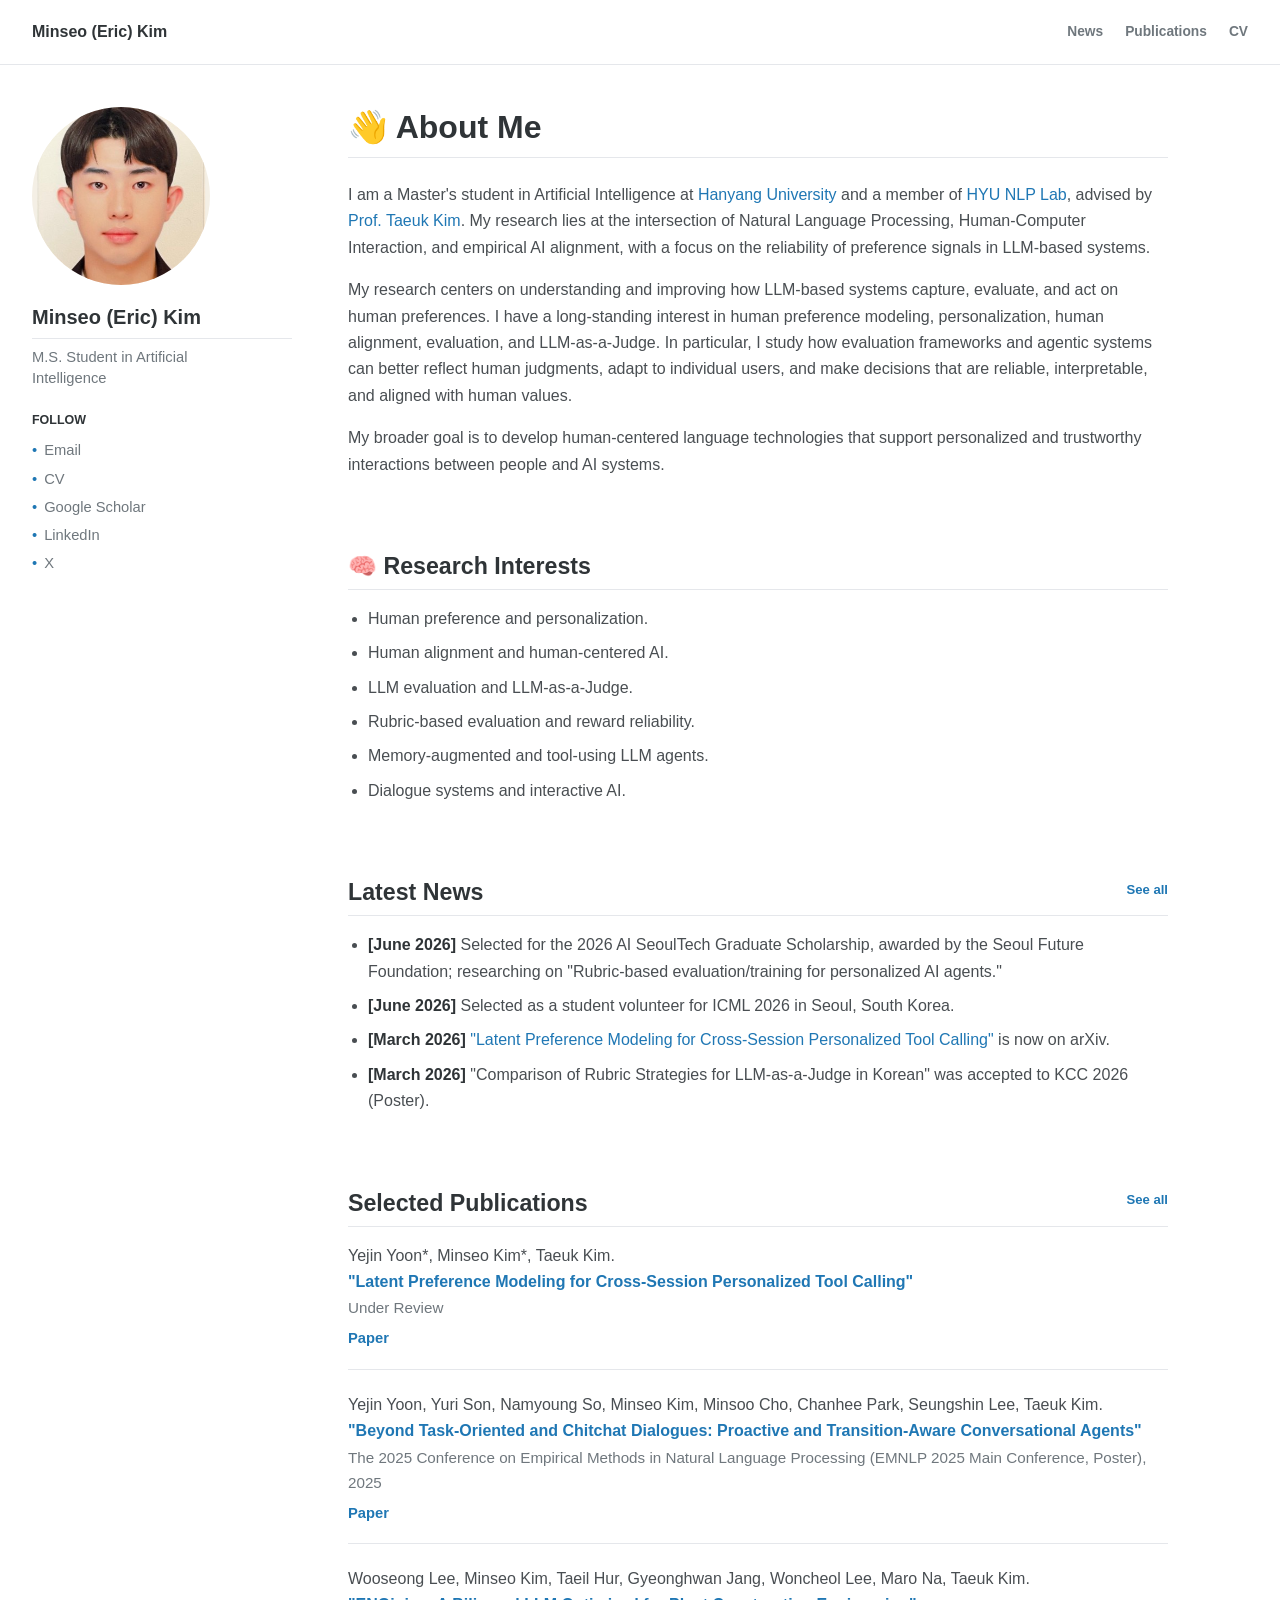
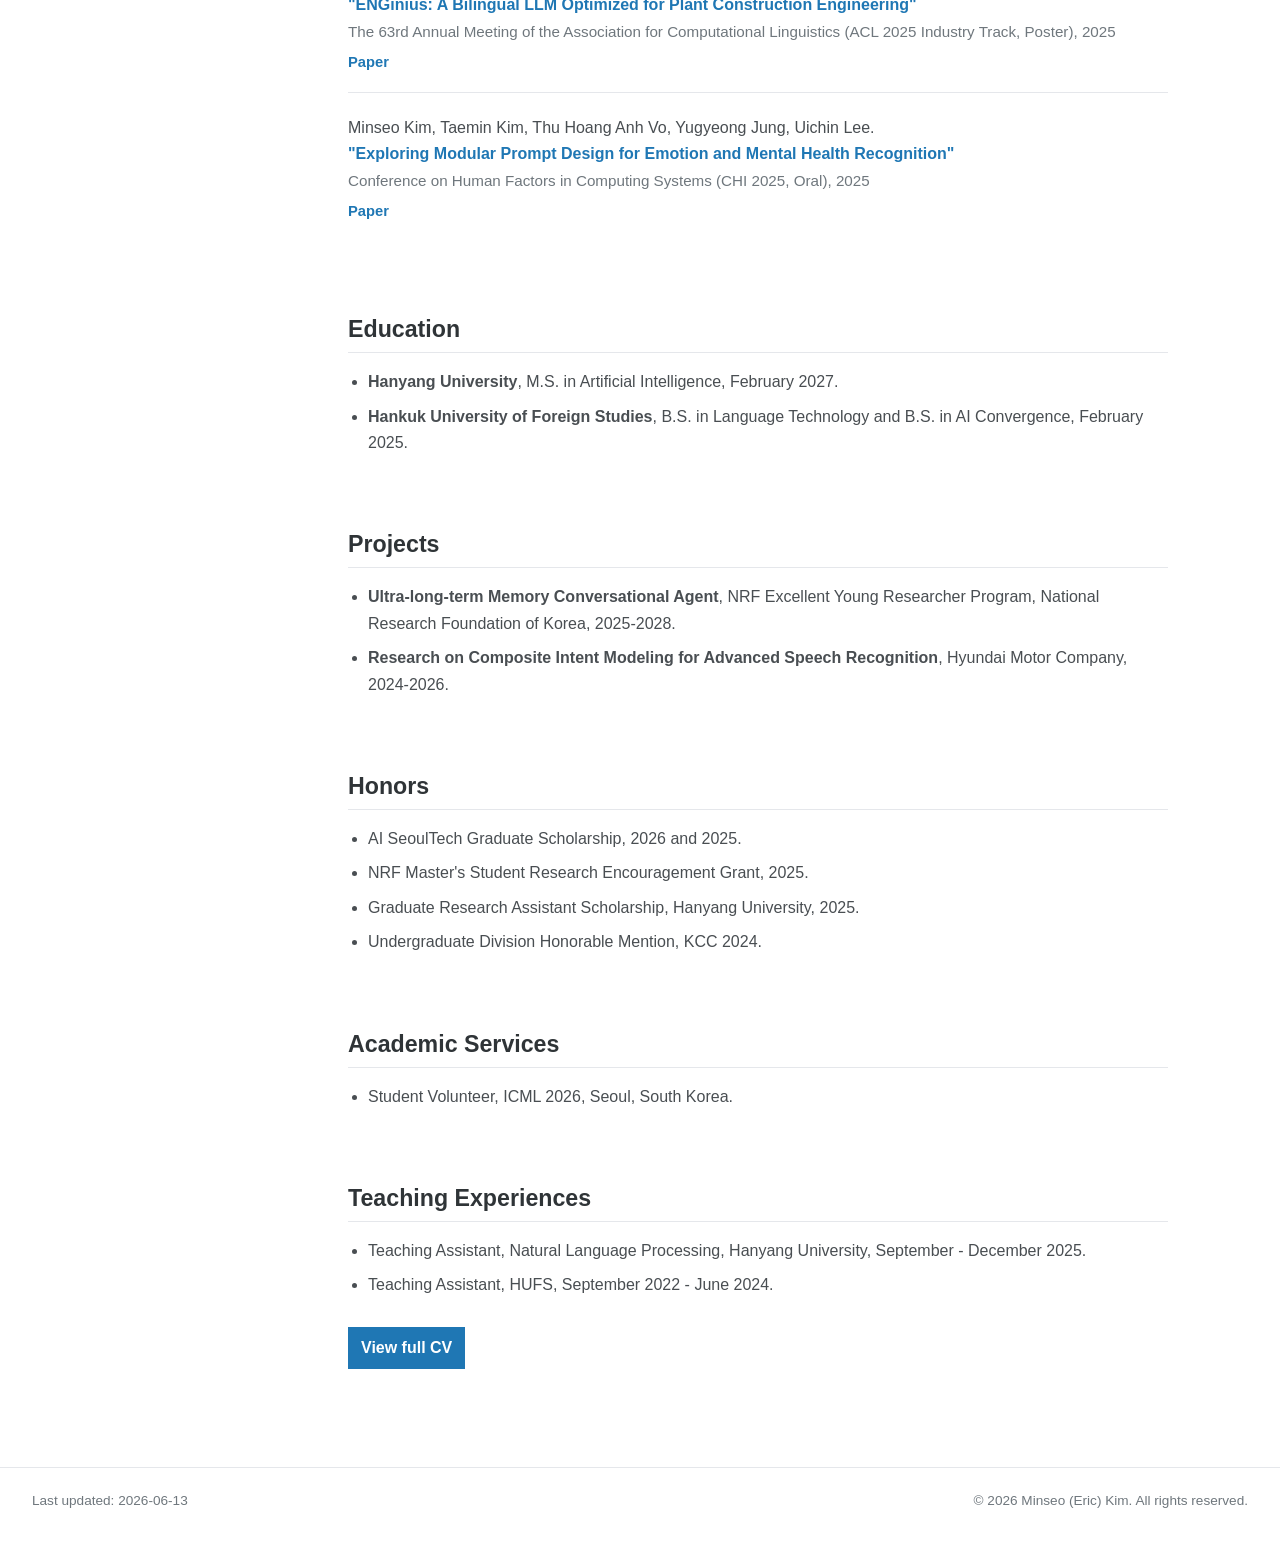
<file: index.html>
<!doctype html>
<html lang="en">
  <head>
    <meta charset="utf-8">
    <meta name="viewport" content="width=device-width, initial-scale=1">
    <meta name="description" content="Minseo (Eric) Kim, Master's student researching NLP, HCI, and empirical AI alignment.">
    <title>Minseo (Eric) Kim</title>
    <link rel="icon" href="assets/favicon.svg" type="image/svg+xml">
    <link rel="stylesheet" href="assets/styles.css?v=academic-blue-pages-20260613">
    <script src="assets/site.js" defer></script>
  </head>
  <body>
    <a class="skip-link" href="#main">Skip to content</a>

    <header class="site-header">
      <div class="header-inner">
        <a class="brand" href="#top" aria-label="Minseo Eric Kim home">Minseo (Eric) Kim</a>
        <nav class="site-nav" aria-label="Primary navigation">
          <a href="news.html">News</a>
          <a href="publications.html">Publications</a>
          <a href="https://drive.google.com/open?id=1gFWzfHN4OFVe0zYKHBv3wis-K48punGLrZ7Q6xbkFGQ" target="_blank" rel="noreferrer">CV</a>
        </nav>
      </div>
    </header>

    <div id="top" class="page-shell">
      <aside class="profile-panel" aria-label="Profile">
        <span class="profile-photo-frame">
          <img class="profile-photo" src="assets/profile.jpg" alt="Portrait of Minseo Eric Kim">
        </span>
        <h2 class="profile-name">Minseo (Eric) Kim</h2>
        <p class="role">M.S. Student in Artificial Intelligence</p>

        <p class="follow-label">Follow</p>
        <div class="profile-links" aria-label="Profile links">
          <a href="mailto:er1123090@hanyang.ac.kr">Email</a>
          <a href="https://drive.google.com/open?id=1gFWzfHN4OFVe0zYKHBv3wis-K48punGLrZ7Q6xbkFGQ" target="_blank" rel="noreferrer">CV</a>
          <a href="https://scholar.google.com/citations?user=bZFv4dYAAAAJ&amp;hl=en" target="_blank" rel="noreferrer">Google Scholar</a>
          <a href="https://www.linkedin.com/in/minseo-kim-878526276/" target="_blank" rel="noreferrer">LinkedIn</a>
          <a href="https://x.com/er1123090" target="_blank" rel="noreferrer">X</a>
        </div>
      </aside>

      <main id="main" class="content">
        <section id="about" class="section" aria-labelledby="about-title">
          <h1 id="about-title">👋 About Me</h1>
          <div class="section-body">
            <p>
              I am a Master's student in Artificial Intelligence at
              <a href="https://www.hanyang.ac.kr/web/eng" target="_blank" rel="noreferrer">Hanyang University</a>
              and a member of
              <a href="https://sites.google.com/view/hyu-nlp/" target="_blank" rel="noreferrer">HYU NLP Lab</a>,
              advised by
              <a href="https://scholar.google.com/citations?user=eH5uq7wAAAAJ&amp;hl=ko" target="_blank" rel="noreferrer">Prof. Taeuk Kim</a>.
              My research lies at the intersection of Natural Language Processing,
              Human-Computer Interaction, and empirical AI alignment, with a focus on
              the reliability of preference signals in LLM-based systems.
            </p>
            <p>
              My research centers on understanding and improving how LLM-based systems
              capture, evaluate, and act on human preferences. I have a long-standing
              interest in human preference modeling, personalization, human alignment,
              evaluation, and LLM-as-a-Judge. In particular, I study how evaluation
              frameworks and agentic systems can better reflect human judgments, adapt
              to individual users, and make decisions that are reliable, interpretable,
              and aligned with human values.
            </p>
            <p>
              My broader goal is to develop human-centered language technologies that
              support personalized and trustworthy interactions between people and AI
              systems.
            </p>
          </div>
        </section>

        <section id="research" class="section" aria-labelledby="research-title">
          <h2 id="research-title">🧠 Research Interests</h2>
          <ul class="compact-list">
            <li>Human preference and personalization.</li>
            <li>Human alignment and human-centered AI.</li>
            <li>LLM evaluation and LLM-as-a-Judge.</li>
            <li>Rubric-based evaluation and reward reliability.</li>
            <li>Memory-augmented and tool-using LLM agents.</li>
            <li>Dialogue systems and interactive AI.</li>
          </ul>
        </section>

        <section id="news" class="section" aria-labelledby="news-title">
          <h2 id="news-title">Latest News <a class="heading-link" href="news.html">See all</a></h2>
          <ul class="timeline">
            <li>
              <span class="news-date">[June 2026]</span>
              Selected for the 2026 AI SeoulTech Graduate Scholarship, awarded by the Seoul Future Foundation; researching on "Rubric-based evaluation/training for personalized AI agents."
            </li>
            <li>
              <span class="news-date">[June 2026]</span>
              Selected as a student volunteer for ICML 2026 in Seoul, South Korea.
            </li>
            <li>
              <span class="news-date">[March 2026]</span>
              <a href="https://arxiv.org/pdf/2604.17886v1" target="_blank" rel="noreferrer">"Latent Preference Modeling for Cross-Session Personalized Tool Calling"</a>
              is now on arXiv.
            </li>
            <li>
              <span class="news-date">[March 2026]</span>
              "Comparison of Rubric Strategies for LLM-as-a-Judge in Korean" was accepted to KCC 2026 (Poster).
            </li>
          </ul>
        </section>

        <section id="publications" class="section" aria-labelledby="publications-title">
          <h2 id="publications-title">Selected Publications <a class="heading-link" href="publications.html">See all</a></h2>
          <div class="publication-list">
            <article class="publication">
              <p class="authors">Yejin Yoon*, Minseo Kim*, Taeuk Kim.</p>
              <h3><a href="https://arxiv.org/pdf/2604.17886v1" target="_blank" rel="noreferrer">"Latent Preference Modeling for Cross-Session Personalized Tool Calling"</a></h3>
              <p class="meta">Under Review</p>
              <p class="pub-links"><a href="https://arxiv.org/pdf/2604.17886v1" target="_blank" rel="noreferrer">Paper</a></p>
            </article>

            <article class="publication">
              <p class="authors">Yejin Yoon, Yuri Son, Namyoung So, Minseo Kim, Minsoo Cho, Chanhee Park, Seungshin Lee, Taeuk Kim.</p>
              <h3><a href="https://aclanthology.org/2025.emnlp-main.672/" target="_blank" rel="noreferrer">"Beyond Task-Oriented and Chitchat Dialogues: Proactive and Transition-Aware Conversational Agents"</a></h3>
              <p class="meta">The 2025 Conference on Empirical Methods in Natural Language Processing (EMNLP 2025 Main Conference, Poster), 2025</p>
              <p class="pub-links"><a href="https://aclanthology.org/2025.emnlp-main.672/" target="_blank" rel="noreferrer">Paper</a></p>
            </article>

            <article class="publication">
              <p class="authors">Wooseong Lee, Minseo Kim, Taeil Hur, Gyeonghwan Jang, Woncheol Lee, Maro Na, Taeuk Kim.</p>
              <h3><a href="https://aclanthology.org/2025.acl-industry.95/" target="_blank" rel="noreferrer">"ENGinius: A Bilingual LLM Optimized for Plant Construction Engineering"</a></h3>
              <p class="meta">The 63rd Annual Meeting of the Association for Computational Linguistics (ACL 2025 Industry Track, Poster), 2025</p>
              <p class="pub-links"><a href="https://aclanthology.org/2025.acl-industry.95/" target="_blank" rel="noreferrer">Paper</a></p>
            </article>

            <article class="publication">
              <p class="authors">Minseo Kim, Taemin Kim, Thu Hoang Anh Vo, Yugyeong Jung, Uichin Lee.</p>
              <h3><a href="https://dl.acm.org/doi/full/10.1145/3706598.3713888" target="_blank" rel="noreferrer">"Exploring Modular Prompt Design for Emotion and Mental Health Recognition"</a></h3>
              <p class="meta">Conference on Human Factors in Computing Systems (CHI 2025, Oral), 2025</p>
              <p class="pub-links"><a href="https://dl.acm.org/doi/full/10.1145/3706598.3713888" target="_blank" rel="noreferrer">Paper</a></p>
            </article>
          </div>
        </section>

        <section id="education" class="section" aria-labelledby="education-title">
          <h2 id="education-title">Education</h2>
          <ul class="compact-list">
            <li><strong>Hanyang University</strong>, M.S. in Artificial Intelligence, February 2027.</li>
            <li><strong>Hankuk University of Foreign Studies</strong>, B.S. in Language Technology and B.S. in AI Convergence, February 2025.</li>
          </ul>
        </section>

        <section id="projects" class="section" aria-labelledby="projects-title">
          <h2 id="projects-title">Projects</h2>
          <ul class="compact-list">
            <li><strong>Ultra-long-term Memory Conversational Agent</strong>, NRF Excellent Young Researcher Program, National Research Foundation of Korea, 2025-2028.</li>
            <li><strong>Research on Composite Intent Modeling for Advanced Speech Recognition</strong>, Hyundai Motor Company, 2024-2026.</li>
          </ul>
        </section>

        <section id="honors" class="section" aria-labelledby="honors-title">
          <h2 id="honors-title">Honors</h2>
          <ul class="compact-list">
            <li>AI SeoulTech Graduate Scholarship, 2026 and 2025.</li>
            <li>NRF Master's Student Research Encouragement Grant, 2025.</li>
            <li>Graduate Research Assistant Scholarship, Hanyang University, 2025.</li>
            <li>Undergraduate Division Honorable Mention, KCC 2024.</li>
          </ul>
        </section>

        <section id="academic-services" class="section" aria-labelledby="academic-services-title">
          <h2 id="academic-services-title">Academic Services</h2>
          <ul class="compact-list">
            <li>Student Volunteer, ICML 2026, Seoul, South Korea.</li>
          </ul>
        </section>

        <section id="teaching-experiences" class="section" aria-labelledby="teaching-experiences-title">
          <h2 id="teaching-experiences-title">Teaching Experiences</h2>
          <ul class="compact-list">
            <li>Teaching Assistant, Natural Language Processing, Hanyang University, September - December 2025.</li>
            <li>Teaching Assistant, HUFS, September 2022 - June 2024.</li>
          </ul>
          <a class="button-link" href="https://drive.google.com/open?id=1gFWzfHN4OFVe0zYKHBv3wis-K48punGLrZ7Q6xbkFGQ" target="_blank" rel="noreferrer">View full CV</a>
        </section>
      </main>
    </div>

    <footer class="site-footer">
      <p>Last updated: <time id="last-updated" datetime="2026-06-13">2026-06-13</time></p>
      <p>&copy; <span id="year">2026</span> Minseo (Eric) Kim. All rights reserved.</p>
    </footer>
  </body>
</html>
</file>
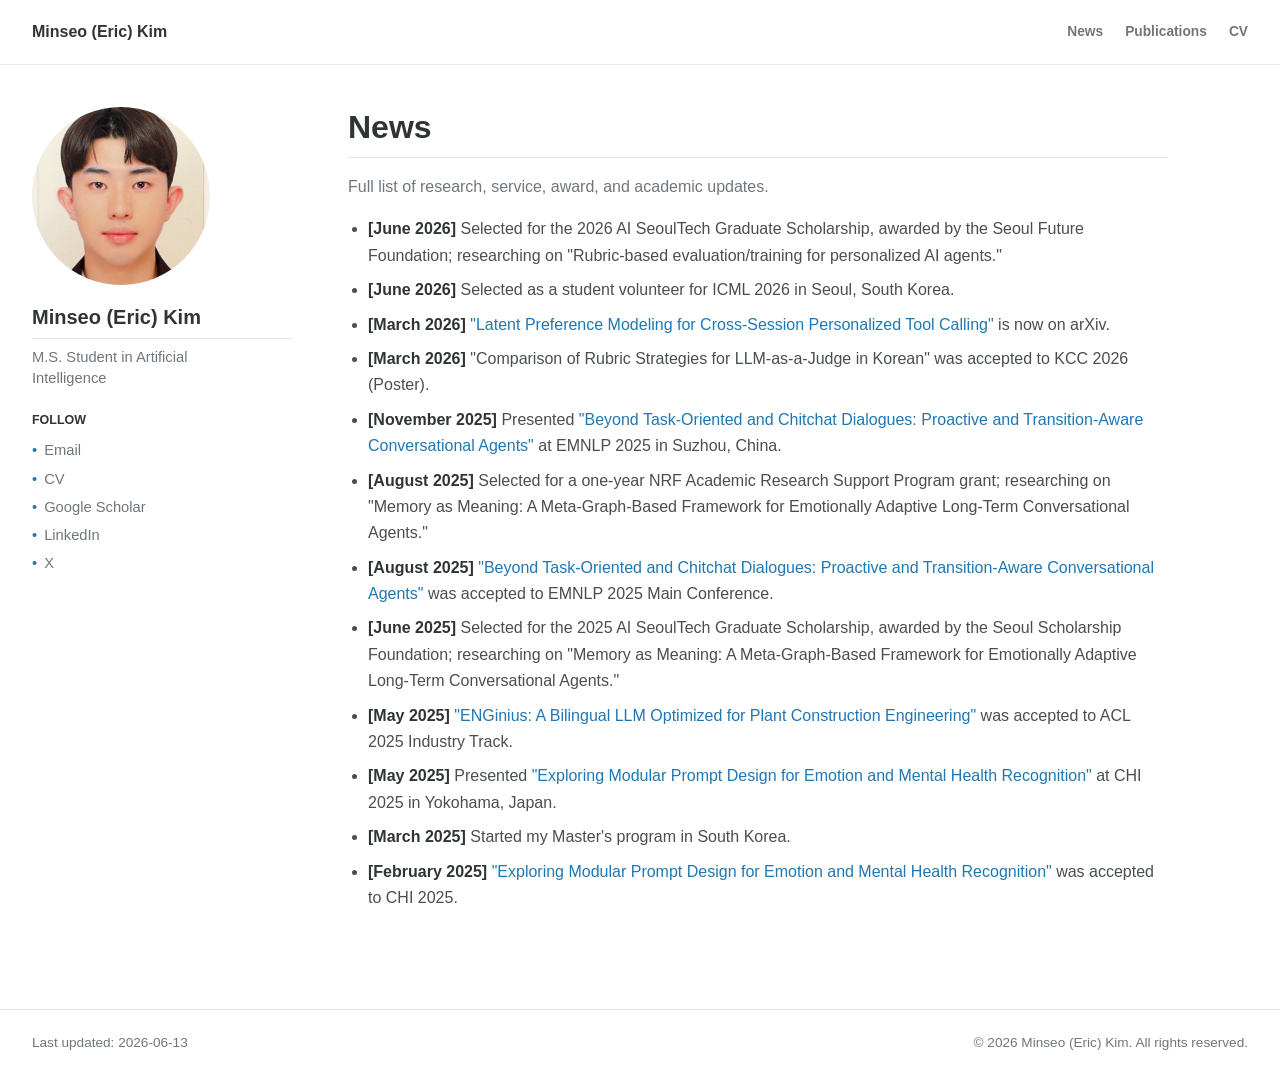
<file: news.html>
<!doctype html>
<html lang="en">
  <head>
    <meta charset="utf-8">
    <meta name="viewport" content="width=device-width, initial-scale=1">
    <meta name="description" content="News and updates from Minseo (Eric) Kim.">
    <title>News | Minseo (Eric) Kim</title>
    <link rel="icon" href="assets/favicon.svg" type="image/svg+xml">
    <link rel="stylesheet" href="assets/styles.css?v=academic-blue-pages-20260613">
    <script src="assets/site.js" defer></script>
  </head>
  <body>
    <a class="skip-link" href="#main">Skip to content</a>

    <header class="site-header">
      <div class="header-inner">
        <a class="brand" href="index.html" aria-label="Minseo Eric Kim home">Minseo (Eric) Kim</a>
        <nav class="site-nav" aria-label="Primary navigation">
          <a href="news.html" aria-current="page">News</a>
          <a href="publications.html">Publications</a>
          <a href="https://drive.google.com/open?id=1gFWzfHN4OFVe0zYKHBv3wis-K48punGLrZ7Q6xbkFGQ" target="_blank" rel="noreferrer">CV</a>
        </nav>
      </div>
    </header>

    <div id="top" class="page-shell">
      <aside class="profile-panel" aria-label="Profile">
        <span class="profile-photo-frame">
          <img class="profile-photo" src="assets/profile.jpg" alt="Portrait of Minseo Eric Kim">
        </span>
        <h2 class="profile-name">Minseo (Eric) Kim</h2>
        <p class="role">M.S. Student in Artificial Intelligence</p>

        <p class="follow-label">Follow</p>
        <div class="profile-links" aria-label="Profile links">
          <a href="mailto:er1123090@hanyang.ac.kr">Email</a>
          <a href="https://drive.google.com/open?id=1gFWzfHN4OFVe0zYKHBv3wis-K48punGLrZ7Q6xbkFGQ" target="_blank" rel="noreferrer">CV</a>
          <a href="https://scholar.google.com/citations?user=bZFv4dYAAAAJ&amp;hl=en" target="_blank" rel="noreferrer">Google Scholar</a>
          <a href="https://www.linkedin.com/in/minseo-kim-878526276/" target="_blank" rel="noreferrer">LinkedIn</a>
          <a href="https://x.com/er1123090" target="_blank" rel="noreferrer">X</a>
        </div>
      </aside>

      <main id="main" class="content">
        <section class="section" aria-labelledby="news-title">
          <h1 id="news-title">News</h1>
          <p class="page-intro">Full list of research, service, award, and academic updates.</p>
          <ul class="timeline">
            <li>
              <span class="news-date">[June 2026]</span>
              Selected for the 2026 AI SeoulTech Graduate Scholarship, awarded by the Seoul Future Foundation; researching on "Rubric-based evaluation/training for personalized AI agents."
            </li>
            <li>
              <span class="news-date">[June 2026]</span>
              Selected as a student volunteer for ICML 2026 in Seoul, South Korea.
            </li>
            <li>
              <span class="news-date">[March 2026]</span>
              <a href="https://arxiv.org/pdf/2604.17886v1" target="_blank" rel="noreferrer">"Latent Preference Modeling for Cross-Session Personalized Tool Calling"</a>
              is now on arXiv.
            </li>
            <li>
              <span class="news-date">[March 2026]</span>
              "Comparison of Rubric Strategies for LLM-as-a-Judge in Korean" was accepted to KCC 2026 (Poster).
            </li>
            <li>
              <span class="news-date">[November 2025]</span>
              Presented
              <a href="https://aclanthology.org/2025.emnlp-main.672/" target="_blank" rel="noreferrer">"Beyond Task-Oriented and Chitchat Dialogues: Proactive and Transition-Aware Conversational Agents"</a>
              at EMNLP 2025 in Suzhou, China.
            </li>
            <li>
              <span class="news-date">[August 2025]</span>
              Selected for a one-year NRF Academic Research Support Program grant; researching on "Memory as Meaning: A Meta-Graph-Based Framework for Emotionally Adaptive Long-Term Conversational Agents."
            </li>
            <li>
              <span class="news-date">[August 2025]</span>
              <a href="https://aclanthology.org/2025.emnlp-main.672/" target="_blank" rel="noreferrer">"Beyond Task-Oriented and Chitchat Dialogues: Proactive and Transition-Aware Conversational Agents"</a>
              was accepted to EMNLP 2025 Main Conference.
            </li>
            <li>
              <span class="news-date">[June 2025]</span>
              Selected for the 2025 AI SeoulTech Graduate Scholarship, awarded by the Seoul Scholarship Foundation; researching on "Memory as Meaning: A Meta-Graph-Based Framework for Emotionally Adaptive Long-Term Conversational Agents."
            </li>
            <li>
              <span class="news-date">[May 2025]</span>
              <a href="https://aclanthology.org/2025.acl-industry.95/" target="_blank" rel="noreferrer">"ENGinius: A Bilingual LLM Optimized for Plant Construction Engineering"</a>
              was accepted to ACL 2025 Industry Track.
            </li>
            <li>
              <span class="news-date">[May 2025]</span>
              Presented
              <a href="https://dl.acm.org/doi/full/10.1145/3706598.3713888" target="_blank" rel="noreferrer">"Exploring Modular Prompt Design for Emotion and Mental Health Recognition"</a>
              at CHI 2025 in Yokohama, Japan.
            </li>
            <li>
              <span class="news-date">[March 2025]</span>
              Started my Master's program in South Korea.
            </li>
            <li>
              <span class="news-date">[February 2025]</span>
              <a href="https://dl.acm.org/doi/full/10.1145/3706598.3713888" target="_blank" rel="noreferrer">"Exploring Modular Prompt Design for Emotion and Mental Health Recognition"</a>
              was accepted to CHI 2025.
            </li>
          </ul>
        </section>
      </main>
    </div>

    <footer class="site-footer">
      <p>Last updated: <time id="last-updated" datetime="2026-06-13">2026-06-13</time></p>
      <p>&copy; <span id="year">2026</span> Minseo (Eric) Kim. All rights reserved.</p>
    </footer>
  </body>
</html>
</file>
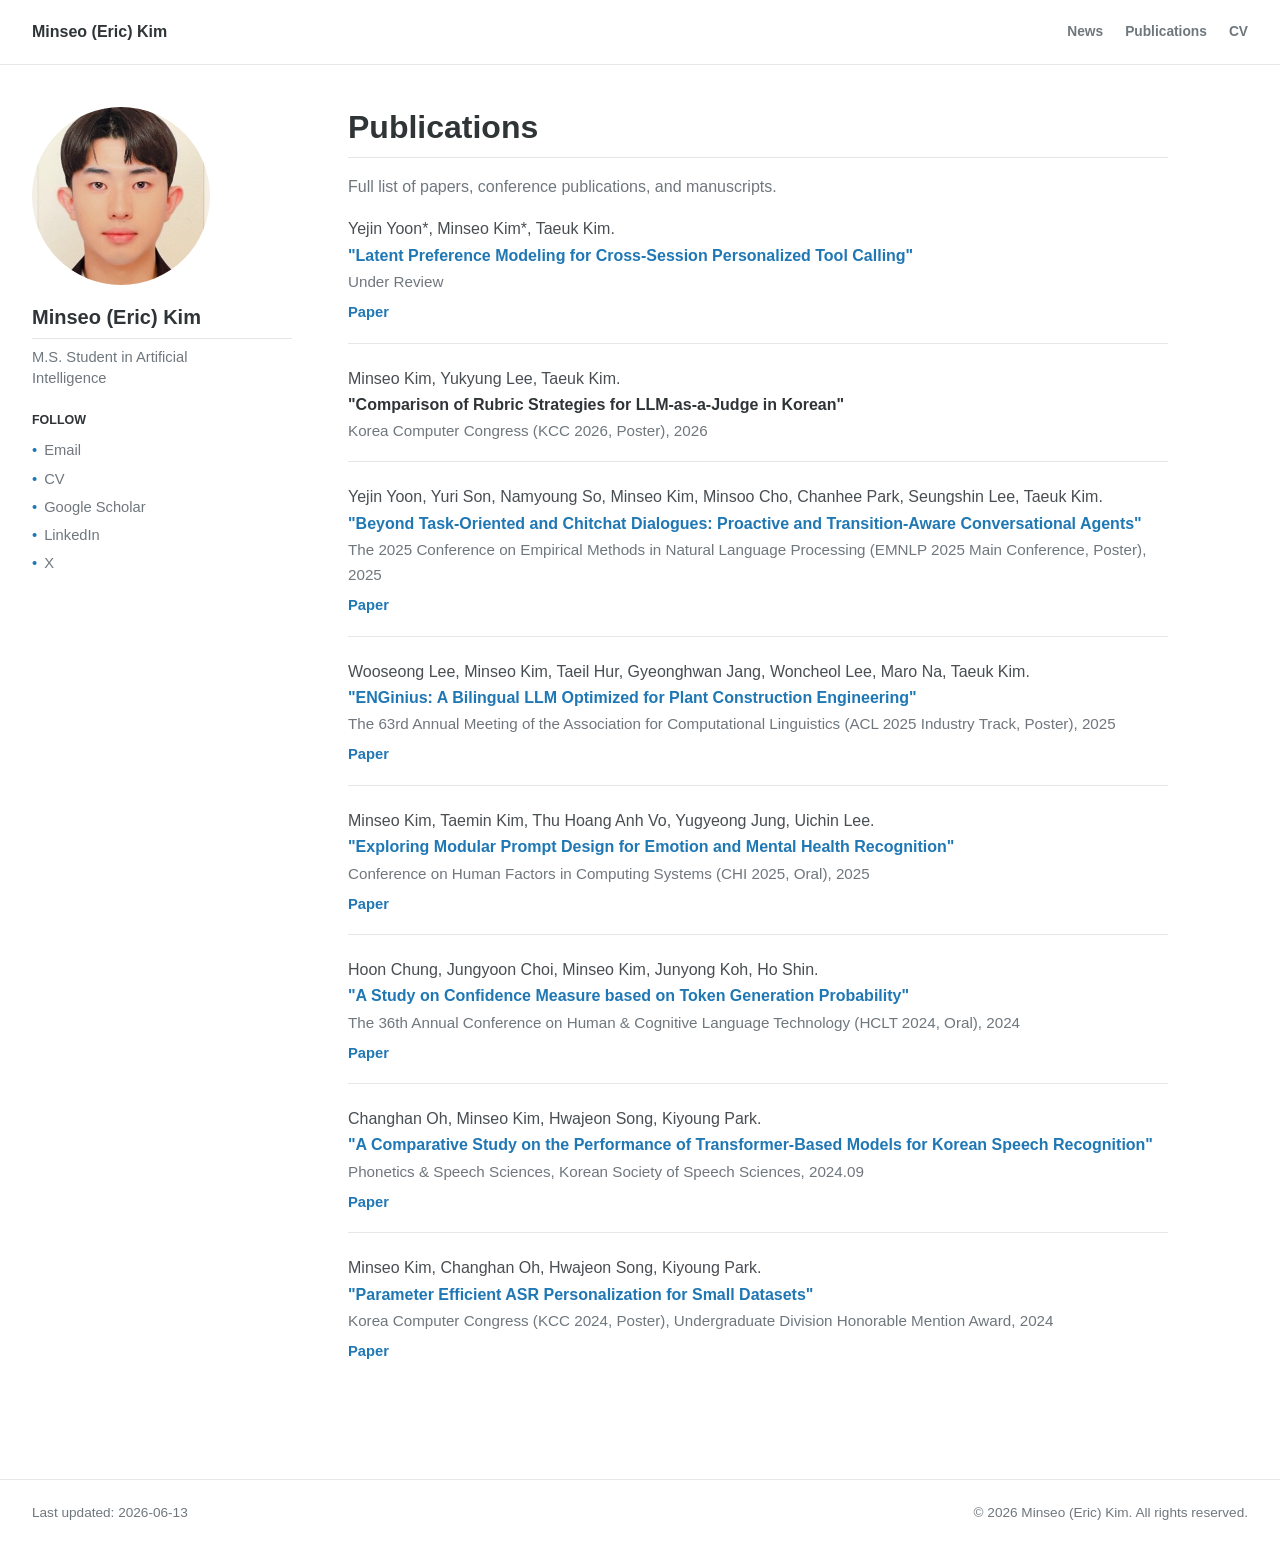
<file: publications.html>
<!doctype html>
<html lang="en">
  <head>
    <meta charset="utf-8">
    <meta name="viewport" content="width=device-width, initial-scale=1">
    <meta name="description" content="Publications by Minseo (Eric) Kim.">
    <title>Publications | Minseo (Eric) Kim</title>
    <link rel="icon" href="assets/favicon.svg" type="image/svg+xml">
    <link rel="stylesheet" href="assets/styles.css?v=academic-blue-pages-20260613">
    <script src="assets/site.js" defer></script>
  </head>
  <body>
    <a class="skip-link" href="#main">Skip to content</a>

    <header class="site-header">
      <div class="header-inner">
        <a class="brand" href="index.html" aria-label="Minseo Eric Kim home">Minseo (Eric) Kim</a>
        <nav class="site-nav" aria-label="Primary navigation">
          <a href="news.html">News</a>
          <a href="publications.html" aria-current="page">Publications</a>
          <a href="https://drive.google.com/open?id=1gFWzfHN4OFVe0zYKHBv3wis-K48punGLrZ7Q6xbkFGQ" target="_blank" rel="noreferrer">CV</a>
        </nav>
      </div>
    </header>

    <div id="top" class="page-shell">
      <aside class="profile-panel" aria-label="Profile">
        <span class="profile-photo-frame">
          <img class="profile-photo" src="assets/profile.jpg" alt="Portrait of Minseo Eric Kim">
        </span>
        <h2 class="profile-name">Minseo (Eric) Kim</h2>
        <p class="role">M.S. Student in Artificial Intelligence</p>

        <p class="follow-label">Follow</p>
        <div class="profile-links" aria-label="Profile links">
          <a href="mailto:er1123090@hanyang.ac.kr">Email</a>
          <a href="https://drive.google.com/open?id=1gFWzfHN4OFVe0zYKHBv3wis-K48punGLrZ7Q6xbkFGQ" target="_blank" rel="noreferrer">CV</a>
          <a href="https://scholar.google.com/citations?user=bZFv4dYAAAAJ&amp;hl=en" target="_blank" rel="noreferrer">Google Scholar</a>
          <a href="https://www.linkedin.com/in/minseo-kim-878526276/" target="_blank" rel="noreferrer">LinkedIn</a>
          <a href="https://x.com/er1123090" target="_blank" rel="noreferrer">X</a>
        </div>
      </aside>

      <main id="main" class="content">
        <section class="section" aria-labelledby="publications-title">
          <h1 id="publications-title">Publications</h1>
          <p class="page-intro">Full list of papers, conference publications, and manuscripts.</p>
          <div class="publication-list">
            <article class="publication">
              <p class="authors">Yejin Yoon*, Minseo Kim*, Taeuk Kim.</p>
              <h3><a href="https://arxiv.org/pdf/2604.17886v1" target="_blank" rel="noreferrer">"Latent Preference Modeling for Cross-Session Personalized Tool Calling"</a></h3>
              <p class="meta">Under Review</p>
              <p class="pub-links"><a href="https://arxiv.org/pdf/2604.17886v1" target="_blank" rel="noreferrer">Paper</a></p>
            </article>

            <article class="publication">
              <p class="authors">Minseo Kim, Yukyung Lee, Taeuk Kim.</p>
              <h3>"Comparison of Rubric Strategies for LLM-as-a-Judge in Korean"</h3>
              <p class="meta">Korea Computer Congress (KCC 2026, Poster), 2026</p>
            </article>

            <article class="publication">
              <p class="authors">Yejin Yoon, Yuri Son, Namyoung So, Minseo Kim, Minsoo Cho, Chanhee Park, Seungshin Lee, Taeuk Kim.</p>
              <h3><a href="https://aclanthology.org/2025.emnlp-main.672/" target="_blank" rel="noreferrer">"Beyond Task-Oriented and Chitchat Dialogues: Proactive and Transition-Aware Conversational Agents"</a></h3>
              <p class="meta">The 2025 Conference on Empirical Methods in Natural Language Processing (EMNLP 2025 Main Conference, Poster), 2025</p>
              <p class="pub-links"><a href="https://aclanthology.org/2025.emnlp-main.672/" target="_blank" rel="noreferrer">Paper</a></p>
            </article>

            <article class="publication">
              <p class="authors">Wooseong Lee, Minseo Kim, Taeil Hur, Gyeonghwan Jang, Woncheol Lee, Maro Na, Taeuk Kim.</p>
              <h3><a href="https://aclanthology.org/2025.acl-industry.95/" target="_blank" rel="noreferrer">"ENGinius: A Bilingual LLM Optimized for Plant Construction Engineering"</a></h3>
              <p class="meta">The 63rd Annual Meeting of the Association for Computational Linguistics (ACL 2025 Industry Track, Poster), 2025</p>
              <p class="pub-links"><a href="https://aclanthology.org/2025.acl-industry.95/" target="_blank" rel="noreferrer">Paper</a></p>
            </article>

            <article class="publication">
              <p class="authors">Minseo Kim, Taemin Kim, Thu Hoang Anh Vo, Yugyeong Jung, Uichin Lee.</p>
              <h3><a href="https://dl.acm.org/doi/full/10.1145/3706598.3713888" target="_blank" rel="noreferrer">"Exploring Modular Prompt Design for Emotion and Mental Health Recognition"</a></h3>
              <p class="meta">Conference on Human Factors in Computing Systems (CHI 2025, Oral), 2025</p>
              <p class="pub-links"><a href="https://dl.acm.org/doi/full/10.1145/3706598.3713888" target="_blank" rel="noreferrer">Paper</a></p>
            </article>

            <article class="publication">
              <p class="authors">Hoon Chung, Jungyoon Choi, Minseo Kim, Junyong Koh, Ho Shin.</p>
              <h3><a href="https://koreascience.kr/article/CFKO202404272003158.pub?orgId=sighlt" target="_blank" rel="noreferrer">"A Study on Confidence Measure based on Token Generation Probability"</a></h3>
              <p class="meta">The 36th Annual Conference on Human & Cognitive Language Technology (HCLT 2024, Oral), 2024</p>
              <p class="pub-links"><a href="https://koreascience.kr/article/CFKO202404272003158.pub?orgId=sighlt" target="_blank" rel="noreferrer">Paper</a></p>
            </article>

            <article class="publication">
              <p class="authors">Changhan Oh, Minseo Kim, Hwajeon Song, Kiyoung Park.</p>
              <h3><a href="https://www.researchgate.net/publication/384748823_A_comparative_study_on_the_performance_of_Transformer-based_models_for_Korean_speech_recognition" target="_blank" rel="noreferrer">"A Comparative Study on the Performance of Transformer-Based Models for Korean Speech Recognition"</a></h3>
              <p class="meta">Phonetics & Speech Sciences, Korean Society of Speech Sciences, 2024.09</p>
              <p class="pub-links"><a href="https://www.researchgate.net/publication/384748823_A_comparative_study_on_the_performance_of_Transformer-based_models_for_Korean_speech_recognition" target="_blank" rel="noreferrer">Paper</a></p>
            </article>

            <article class="publication">
              <p class="authors">Minseo Kim, Changhan Oh, Hwajeon Song, Kiyoung Park.</p>
              <h3><a href="https://www.dbpia.co.kr/journal/articleDetail?nodeId=NODE11862399" target="_blank" rel="noreferrer">"Parameter Efficient ASR Personalization for Small Datasets"</a></h3>
              <p class="meta">Korea Computer Congress (KCC 2024, Poster), Undergraduate Division Honorable Mention Award, 2024</p>
              <p class="pub-links"><a href="https://www.dbpia.co.kr/journal/articleDetail?nodeId=NODE11862399" target="_blank" rel="noreferrer">Paper</a></p>
            </article>
          </div>
        </section>
      </main>
    </div>

    <footer class="site-footer">
      <p>Last updated: <time id="last-updated" datetime="2026-06-13">2026-06-13</time></p>
      <p>&copy; <span id="year">2026</span> Minseo (Eric) Kim. All rights reserved.</p>
    </footer>
  </body>
</html>
</file>
<file: assets/styles.css>
:root {
  color-scheme: light;
  --bg: #ffffff;
  --ink: #494e52;
  --heading: #2f3437;
  --muted: #6f777d;
  --line: #e5e7eb;
  --accent: #1f77b4;
  --accent-dark: #0f5f9c;
  --max: 1280px;
}

* {
  box-sizing: border-box;
}

html {
  scroll-behavior: smooth;
}

body {
  margin: 0;
  background: var(--bg);
  color: var(--ink);
  font-family: -apple-system, ".SFNSText-Regular", "San Francisco", "Segoe UI", "Helvetica Neue", "Lucida Grande", Arial, sans-serif;
  font-size: 16px;
  line-height: 1.65;
}

a {
  color: var(--accent);
  text-decoration: none;
}

a:hover {
  color: var(--accent-dark);
  text-decoration: underline;
}

a:focus-visible {
  outline: 3px solid rgba(31, 119, 180, 0.28);
  outline-offset: 3px;
}

.skip-link {
  position: fixed;
  top: 10px;
  left: 10px;
  z-index: 100;
  transform: translateY(-150%);
  background: var(--heading);
  color: #fff;
  padding: 8px 12px;
}

.skip-link:focus {
  transform: translateY(0);
}

.site-header {
  border-bottom: 1px solid var(--line);
  background: #fff;
}

.header-inner {
  max-width: var(--max);
  min-height: 64px;
  margin: 0 auto;
  padding: 0 32px;
  display: flex;
  align-items: center;
  justify-content: space-between;
  gap: 28px;
}

.brand {
  color: var(--heading);
  font-size: 1rem;
  font-weight: 700;
}

.brand:hover {
  color: var(--accent);
  text-decoration: none;
}

.site-nav {
  display: flex;
  align-items: center;
  gap: 22px;
  overflow-x: auto;
}

.site-nav a {
  color: var(--muted);
  font-size: 0.86rem;
  font-weight: 700;
  white-space: nowrap;
}

.site-nav a:hover,
.site-nav a[aria-current="true"] {
  color: var(--accent);
  text-decoration: none;
}

.page-shell {
  max-width: var(--max);
  margin: 0 auto;
  padding: 42px 32px 64px;
  display: grid;
  grid-template-columns: 260px minmax(0, 1fr);
  gap: 56px;
  align-items: start;
}

.profile-panel {
  position: sticky;
  top: 28px;
  color: var(--muted);
}

.profile-photo-frame {
  display: block;
  width: 178px;
  aspect-ratio: 1;
  border-radius: 50%;
  overflow: hidden;
  background: #f4efe5;
  margin: 0 0 20px;
}

.profile-photo {
  display: block;
  width: 100%;
  height: 100%;
  object-fit: contain;
  transform: scale(1.22);
  transform-origin: center center;
}

.profile-name {
  margin: 0 0 8px;
  color: var(--heading);
  font-size: 1.25rem;
  font-weight: 700;
  line-height: 1.25;
}

.role {
  margin: 0 0 20px;
  max-width: 220px;
  font-size: 0.92rem;
  line-height: 1.45;
}

.follow-label {
  margin: 18px 0 8px;
  color: var(--heading);
  font-size: 0.78rem;
  font-weight: 700;
  text-transform: uppercase;
}

.profile-links {
  display: grid;
  gap: 4px;
}

.profile-links a {
  display: block;
  width: fit-content;
  color: var(--muted);
  font-size: 0.92rem;
}

.profile-links a::before {
  content: "\2022";
  color: var(--accent);
  margin-right: 7px;
}

.profile-links a:hover {
  color: var(--accent);
}

.content {
  max-width: 820px;
  min-width: 0;
}

.section {
  scroll-margin-top: 84px;
  margin: 0 0 34px;
}

.section + .section {
  padding-top: 6px;
}

h1,
h2,
h3 {
  color: var(--heading);
  letter-spacing: 0;
  line-height: 1.25;
}

h1 {
  margin: 0 0 24px;
  padding-bottom: 10px;
  border-bottom: 1px solid var(--line);
  font-size: 2rem;
}

h2 {
  margin: 34px 0 16px;
  padding-bottom: 8px;
  border-bottom: 1px solid var(--line);
  font-size: 1.45rem;
}

.heading-link {
  float: right;
  margin-top: 0.22rem;
  font-size: 0.82rem;
  font-weight: 700;
}

h3 {
  margin: 0;
  font-size: 1rem;
  font-weight: 600;
}

p {
  margin: 0 0 16px;
}

.section-body p:last-child {
  margin-bottom: 0;
}

.page-intro {
  color: var(--muted);
  margin-top: -8px;
}

.compact-list,
.timeline {
  margin: 0 0 20px;
  padding-left: 20px;
}

.compact-list li + li,
.timeline li + li {
  margin-top: 8px;
}

.news-date {
  color: var(--heading);
  font-weight: 700;
}

.publication-list {
  display: grid;
  gap: 22px;
}

.publication {
  padding-bottom: 18px;
  border-bottom: 1px solid var(--line);
}

.publication:last-child {
  border-bottom: 0;
}

.publication h3 {
  display: inline;
}

.publication h3 a {
  color: var(--accent);
}

.authors,
.meta,
.pub-links {
  margin: 0;
}

.authors {
  color: var(--ink);
}

.meta {
  color: var(--muted);
  font-size: 0.95rem;
}

.pub-links {
  margin-top: 6px;
  font-size: 0.92rem;
  font-weight: 700;
}

.button-link {
  display: inline-block;
  margin-top: 8px;
  color: #fff;
  background: var(--accent);
  padding: 8px 13px;
  font-weight: 700;
}

.button-link:hover {
  background: var(--accent-dark);
  color: #fff;
  text-decoration: none;
}

.site-footer {
  max-width: var(--max);
  margin: 0 auto;
  padding: 22px 32px 34px;
  border-top: 1px solid var(--line);
  color: var(--muted);
  display: flex;
  justify-content: space-between;
  gap: 16px;
  font-size: 0.85rem;
}

.site-footer p {
  margin: 0;
}

@media (max-width: 900px) {
  .header-inner {
    padding: 0 22px;
  }

  .page-shell {
    grid-template-columns: 1fr;
    gap: 30px;
    padding: 30px 22px 50px;
  }

  .profile-panel {
    position: static;
    display: grid;
    grid-template-columns: 132px minmax(0, 1fr);
    column-gap: 20px;
    align-items: center;
  }

  .profile-photo-frame {
    width: 126px;
    margin: 0;
    grid-row: span 4;
  }

  .role {
    max-width: none;
    margin-bottom: 8px;
  }

  .follow-label {
    margin-top: 4px;
  }

  .profile-links {
    display: flex;
    flex-wrap: wrap;
    gap: 4px 14px;
  }

  .content {
    max-width: none;
  }
}

@media (max-width: 640px) {
  body {
    font-size: 15px;
  }

  .header-inner {
    min-height: auto;
    padding: 14px 18px;
    align-items: flex-start;
    flex-direction: column;
    gap: 10px;
  }

  .site-nav {
    width: 100%;
    gap: 18px;
  }

  .page-shell {
    padding: 24px 18px 44px;
  }

  .profile-panel {
    grid-template-columns: 104px minmax(0, 1fr);
    column-gap: 16px;
  }

  .profile-photo-frame {
    width: 98px;
  }

  .profile-name {
    font-size: 1.1rem;
  }

  h1 {
    font-size: 1.75rem;
  }

  h2 {
    font-size: 1.24rem;
  }

  .site-footer {
    padding: 20px 18px 28px;
    flex-direction: column;
  }
}
</file>
